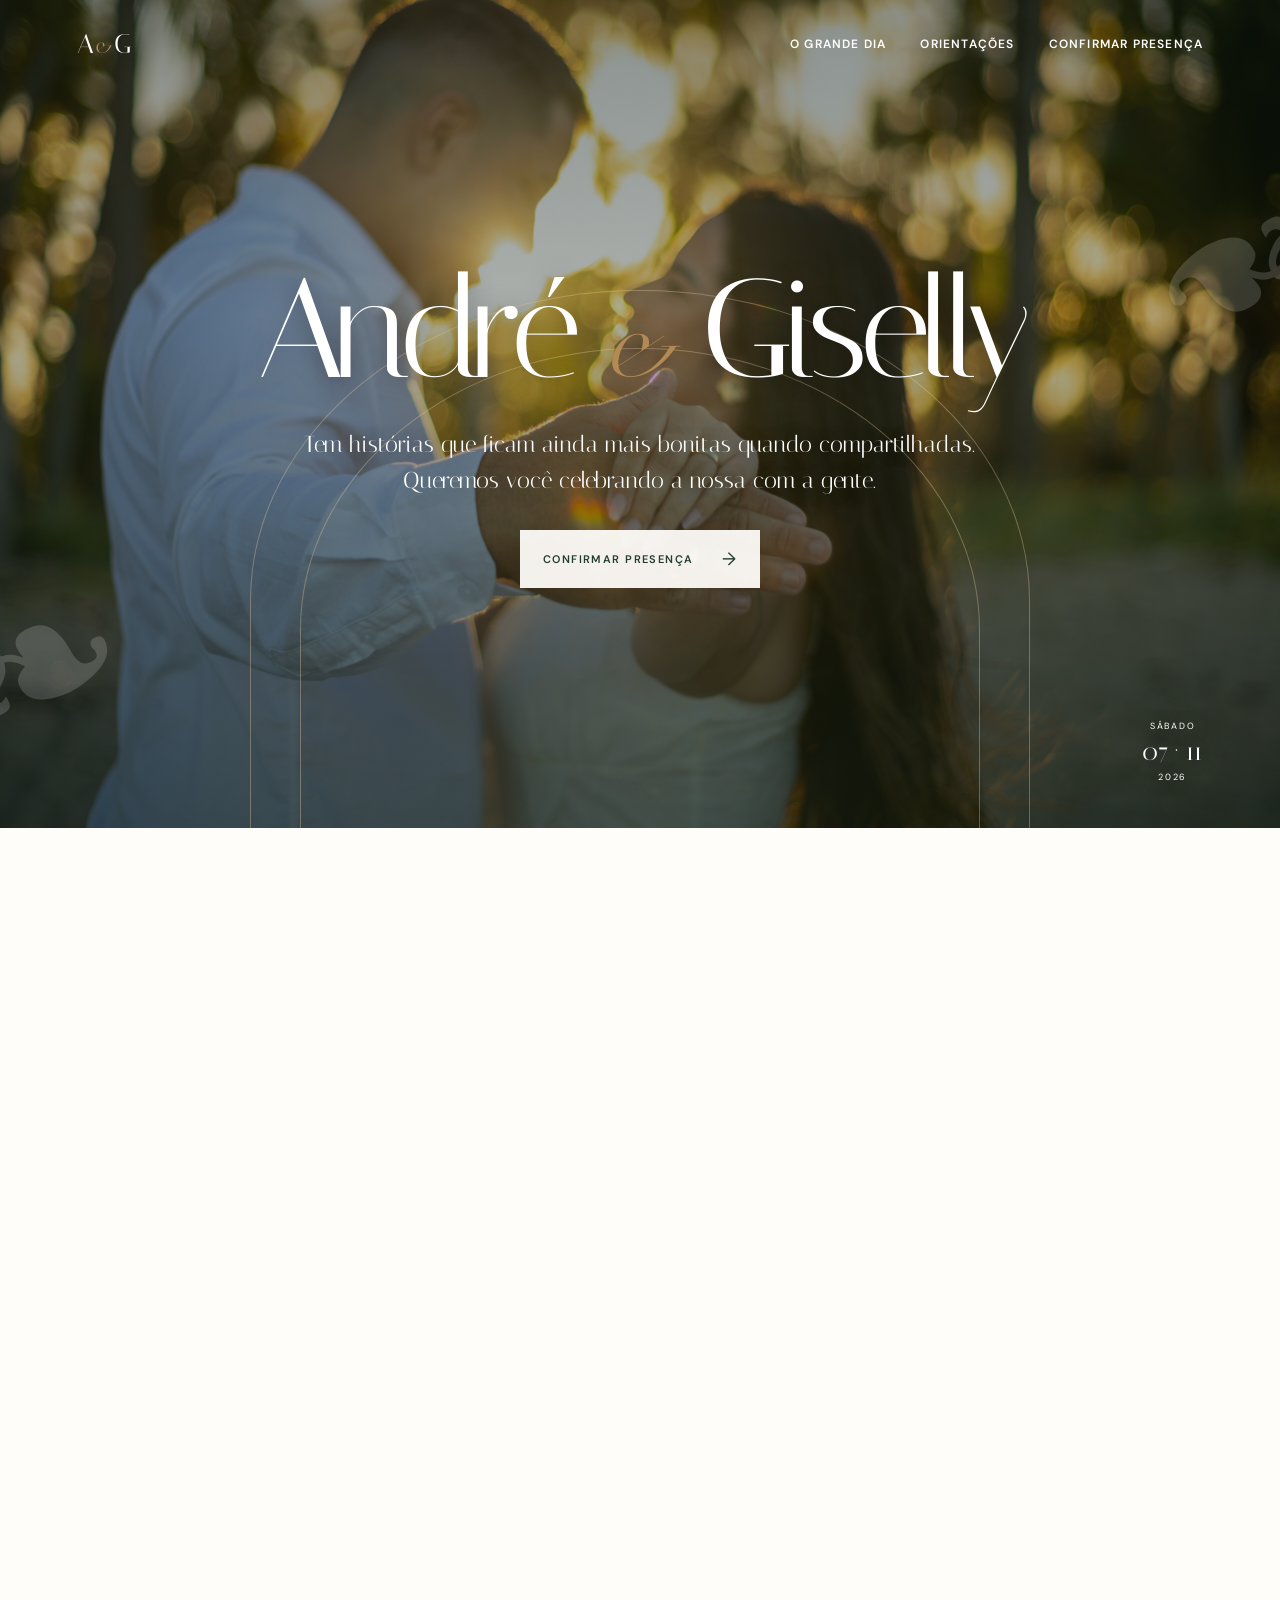
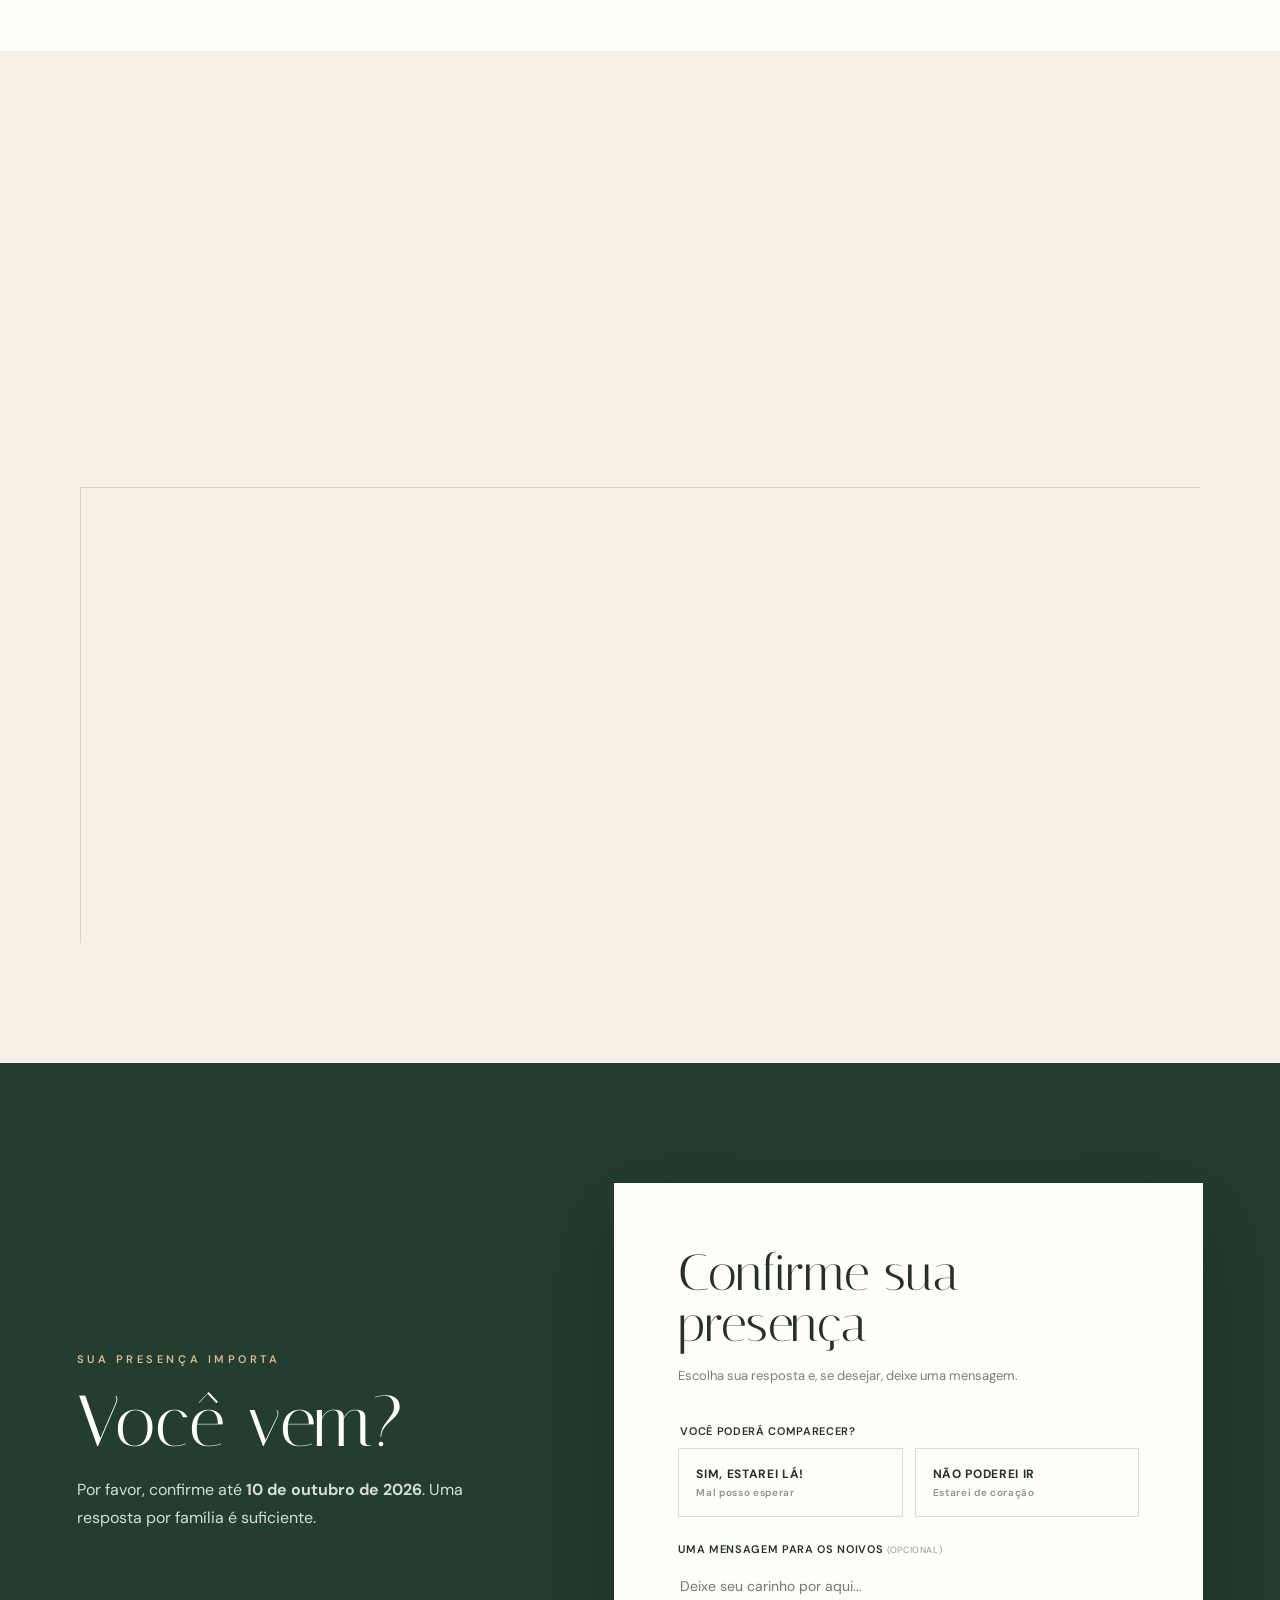
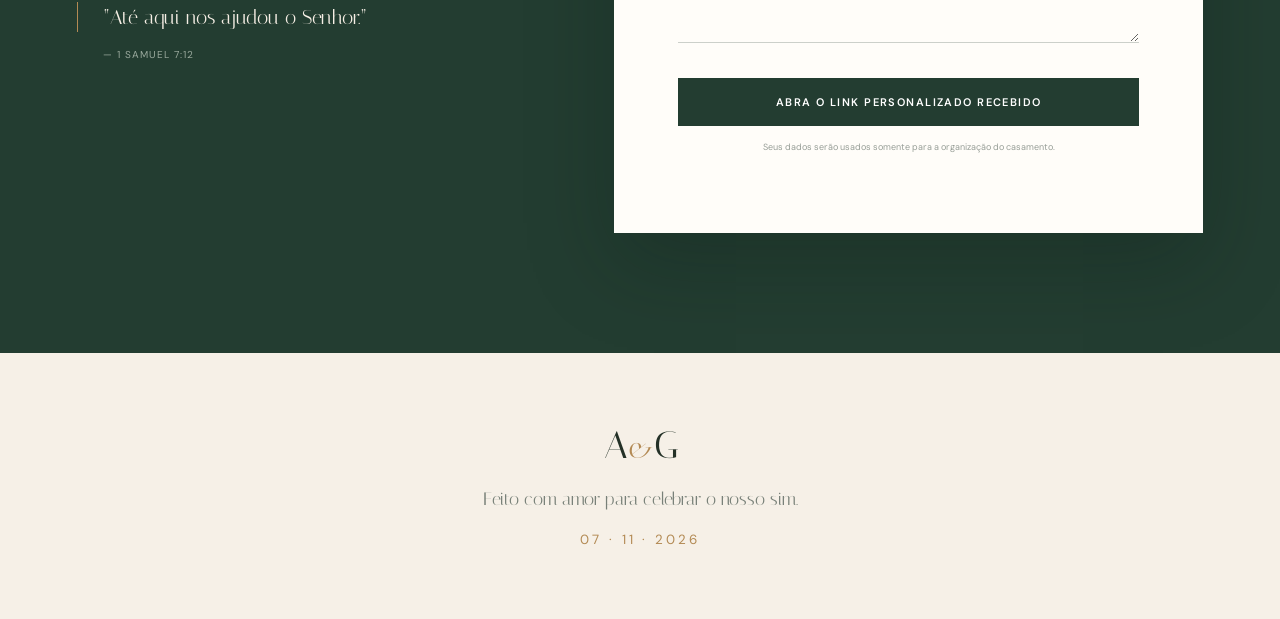
<file: index.html>
<!doctype html>
<html lang="pt-BR">
  <head>
    <meta charset="UTF-8" />
    <meta name="viewport" content="width=device-width, initial-scale=1.0" />
    <meta name="theme-color" content="#f7f2ea" />
    <meta name="description" content="Confirmação de presença para o nosso casamento." />
    <title>Nosso casamento | Confirme sua presença</title>
    <link rel="preconnect" href="https://fonts.googleapis.com" />
    <link rel="preconnect" href="https://fonts.gstatic.com" crossorigin />
    <link href="https://fonts.googleapis.com/css2?family=DM+Sans:wght@400;500;600&family=Italiana&display=swap" rel="stylesheet" />
    <link rel="stylesheet" href="styles.css?v=20260926-2" />
  </head>
  <body>
    <header class="hero" id="inicio">
      <nav class="nav" aria-label="Navegação principal">
        <a class="monogram" href="#inicio" aria-label="Início">A<span>&</span>G</a>
        <div class="nav-links">
          <a href="#detalhes">O grande dia</a>
          <a href="#orientacoes">Orientações</a>
          <a href="#confirmacao">Confirmar presença</a>
        </div>
      </nav>

      <div class="hero-art" aria-hidden="true">
        <div class="arch arch-one"></div>
        <div class="arch arch-two"></div>
        <span class="botanical botanical-one">❧</span>
        <span class="botanical botanical-two">❧</span>
      </div>

      <div class="hero-content reveal">
        <h1><span id="nome-noiva">André</span> <i>&</i> <span id="nome-noivo">Giselly</span></h1>
        <div class="guest-highlight hidden" id="guest-highlight">
          <span>Convidamos com carinho</span>
          <strong id="guest-names"></strong>
          <small>para celebrar este momento conosco</small>
        </div>
        <p class="intro">Tem histórias que ficam ainda mais bonitas quando compartilhadas.<br />Queremos você celebrando a nossa com a gente.</p>
        <a class="button button-primary" href="#confirmacao">Confirmar presença <span>→</span></a>
      </div>

      <div class="hero-date" aria-label="Data do casamento">
        <span id="dia-semana">Sábado</span>
        <strong id="dia-mes">07 · 11</strong>
        <span id="ano">2026</span>
      </div>
    </header>

    <main>
      <section class="details section" id="detalhes">
        <div class="section-heading reveal">
          <p class="eyebrow">Reserve esta data</p>
          <h2>O nosso grande dia</h2>
          <p>Preparamos tudo com muito carinho. Só falta ter você por perto.</p>
        </div>

        <div class="detail-grid">
          <article class="detail-card reveal">
            <span class="card-number">01</span>
            <div class="line-icon" aria-hidden="true">◷</div>
            <h3>Quando</h3>
            <p id="data-completa">7 de novembro de 2026</p>
            <strong id="horario">às 16h</strong>
          </article>
          <article class="detail-card featured reveal">
            <span class="card-number">02</span>
            <div class="line-icon" aria-hidden="true">⌂</div>
            <h3>Onde</h3>
            <p id="local">Espaço Dona Cora</p>
            <strong id="endereco">Rua Cristóvão Cavalcanti, 181 · Iputinga · Recife/PE</strong>
            <a id="mapa-link" href="https://maps.google.com" target="_blank" rel="noreferrer">Ver no mapa ↗</a>
          </article>
          <article class="detail-card reveal">
            <span class="card-number">03</span>
            <div class="line-icon" aria-hidden="true">♢</div>
            <h3>Traje</h3>
            <p id="traje">Esporte fino</p>
            <strong>Venha para celebrar</strong>
          </article>
        </div>
      </section>

      <section class="guidelines section" id="orientacoes">
        <div class="section-heading reveal">
          <p class="eyebrow">Com carinho</p>
          <h2>Orientações aos convidados</h2>
          <p>Para que tudo esteja em harmonia neste dia tão especial, pedimos a gentileza de observar estas orientações.</p>
        </div>

        <div class="guideline-grid">
          <article class="guideline-card reveal">
            <span>01</span>
            <h3>Vestido branco</h3>
            <p>Não utilize vestido branco, pois essa cor é reservada à noiva.</p>
          </article>
          <article class="guideline-card reveal">
            <span>02</span>
            <h3>Verde-oliva</h3>
            <p>Evite o verde-oliva, escolhido especialmente para os vestidos das madrinhas.</p>
          </article>
          <article class="guideline-card reveal">
            <span>03</span>
            <h3>Terno bege</h3>
            <p>Não utilize terno bege, pois essa cor será usada pelo noivo.</p>
          </article>
          <article class="guideline-card reveal">
            <span>04</span>
            <h3>Terno cinza</h3>
            <p>Evite o terno cinza, reservado aos padrinhos.</p>
          </article>
          <article class="guideline-card invitation-note reveal">
            <span>05</span>
            <h3>Convite individual</h3>
            <p>Convidado não convida. <strong>Este convite é destinado somente às pessoas cujos nomes estão descritos.</strong></p>
            <p class="entry-warning">Os convidados só terão a entrada permitida se o nome estiver confirmado na lista.</p>
          </article>
        </div>
      </section>

      <section class="rsvp section" id="confirmacao">
        <div class="rsvp-copy reveal">
          <p class="eyebrow light">Sua presença importa</p>
          <h2>Você vem?</h2>
          <p>Por favor, confirme até <strong id="prazo">10 de outubro de 2026</strong>. Uma resposta por família é suficiente.</p>
          <blockquote>“Até aqui nos ajudou o Senhor.”</blockquote>
          <span>— 1 Samuel 7:12</span>
        </div>

        <div class="form-card reveal">
          <div id="form-view">
            <div class="form-header">
              <h2>Confirme sua presença</h2>
              <p>Escolha sua resposta e, se desejar, deixe uma mensagem.</p>
            </div>

            <form id="rsvp-form">
              <fieldset class="field">
                <legend>Você poderá comparecer?</legend>
                <div class="choice-row">
                  <label class="choice">
                    <input type="radio" name="presenca" value="Sim" required />
                    <span><b>Sim, estarei lá!</b><small>Mal posso esperar</small></span>
                  </label>
                  <label class="choice">
                    <input type="radio" name="presenca" value="Não" required />
                    <span><b>Não poderei ir</b><small>Estarei de coração</small></span>
                  </label>
                </div>
              </fieldset>

              <div class="field">
                <label for="mensagem">Uma mensagem para os noivos <em>(opcional)</em></label>
                <textarea id="mensagem" name="mensagem" rows="3" placeholder="Deixe seu carinho por aqui..."></textarea>
              </div>

              <button class="button button-submit" type="submit">Enviar confirmação <span>→</span></button>
              <p class="privacy">Seus dados serão usados somente para a organização do casamento.</p>
            </form>
          </div>

          <div class="success hidden" id="success-view" role="status" aria-live="polite">
            <div class="success-mark">✓</div>
            <p class="eyebrow">Resposta recebida</p>
            <h2 id="success-title">Obrigado!</h2>
            <p id="success-message">Sua confirmação foi registrada com carinho.</p>
            <figure class="gift-list">
              <figcaption>Lista de presentes</figcaption>
              <img src="qr-lista-presentes.png" alt="QR Code para acessar a lista de presentes" width="180" height="180" />
            </figure>
            <button class="text-button" id="edit-response" type="button">Editar minha resposta</button>
          </div>
        </div>
      </section>
    </main>

    <footer>
      <div class="monogram footer-mark">A<span>&</span>G</div>
      <p>Feito com amor para celebrar o nosso sim.</p>
      <small id="footer-date">07 · 11 · 2026</small>
    </footer>

    <script src="config.js?v=20260821-5"></script>
    <script src="script.js?v=20260821-5"></script>
  </body>
</html>
</file>
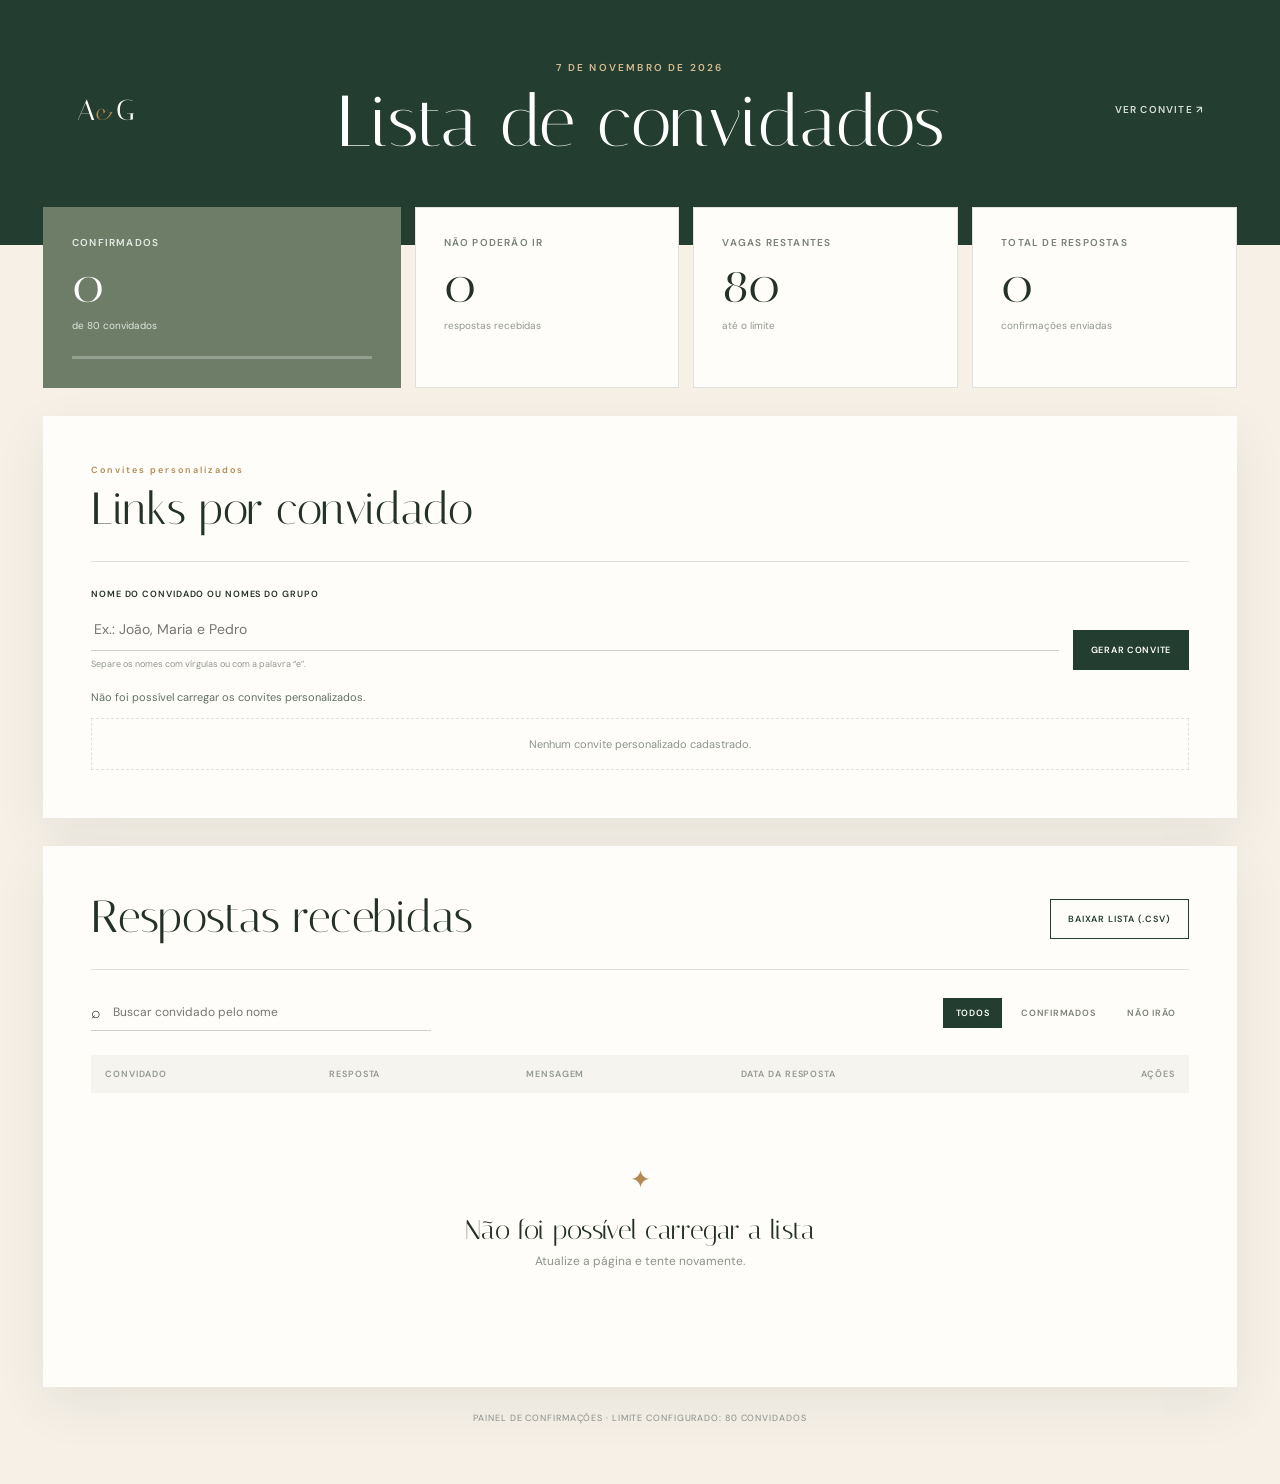
<file: admin.html>
<!doctype html>
<html lang="pt-BR">
  <head>
    <meta charset="UTF-8" />
    <meta name="viewport" content="width=device-width, initial-scale=1.0" />
    <meta name="theme-color" content="#233d31" />
    <meta name="description" content="Painel de confirmações do casamento de André e Giselly." />
    <title>Lista de convidados | André & Giselly</title>
    <link rel="preconnect" href="https://fonts.googleapis.com" />
    <link rel="preconnect" href="https://fonts.gstatic.com" crossorigin />
    <link href="https://fonts.googleapis.com/css2?family=DM+Sans:wght@400;500;600&family=Italiana&display=swap" rel="stylesheet" />
    <link rel="stylesheet" href="admin.css?v=20260821-5" />
  </head>
  <body>
    <div id="dashboard">
    <header class="admin-header">
      <a class="monogram" href="index.html" aria-label="Voltar para o convite">A<span>&</span>G</a>
      <div>
        <p>7 de novembro de 2026</p>
        <h1>Lista de convidados</h1>
      </div>
      <a class="back-link" href="index.html">Ver convite ↗</a>
    </header>

    <main>
      <section class="summary" aria-label="Resumo das confirmações">
        <article class="summary-card primary">
          <span>Confirmados</span>
          <strong id="confirmed-count">0</strong>
          <small>de 80 convidados</small>
          <div class="capacity-bar" aria-hidden="true"><i id="capacity-progress"></i></div>
        </article>
        <article class="summary-card">
          <span>Não poderão ir</span>
          <strong id="declined-count">0</strong>
          <small>respostas recebidas</small>
        </article>
        <article class="summary-card">
          <span>Vagas restantes</span>
          <strong id="remaining-count">80</strong>
          <small>até o limite</small>
        </article>
        <article class="summary-card">
          <span>Total de respostas</span>
          <strong id="response-count">0</strong>
          <small>confirmações enviadas</small>
        </article>
      </section>

      <section class="family-panel">
        <div class="panel-heading">
          <div>
            <p class="eyebrow">Convites personalizados</p>
            <h2>Links por convidado</h2>
          </div>
        </div>
        <form class="family-form" id="family-form">
          <label class="family-field">
            <span>Nome do convidado ou nomes do grupo</span>
            <input id="family-input" type="text" maxlength="120" placeholder="Ex.: João, Maria e Pedro" required />
            <small>Separe os nomes com vírgulas ou com a palavra “e”.</small>
          </label>
          <button class="family-add-button" type="submit">Gerar convite</button>
        </form>
        <p class="family-feedback" id="family-feedback" role="status" aria-live="polite"></p>
        <div class="family-list" id="family-list"></div>
        <div class="family-empty" id="family-empty">Nenhum convite personalizado cadastrado.</div>
      </section>

      <section class="guest-panel">
        <div class="panel-heading">
          <div>
            <h2>Respostas recebidas</h2>
          </div>
          <button id="export-button" class="export-button" type="button">Baixar lista (.csv)</button>
        </div>

        <div class="toolbar">
          <label class="search-field">
            <span aria-hidden="true">⌕</span>
            <input id="search" type="search" placeholder="Buscar convidado pelo nome" autocomplete="off" />
          </label>
          <div class="filters" aria-label="Filtrar respostas">
            <button class="filter active" type="button" data-filter="Todos">Todos</button>
            <button class="filter" type="button" data-filter="Sim">Confirmados</button>
            <button class="filter" type="button" data-filter="Não">Não irão</button>
          </div>
        </div>

        <div class="table-wrap">
          <table>
            <thead>
              <tr>
                <th>Convidado</th>
                <th>Resposta</th>
                <th>Mensagem</th>
                <th>Data da resposta</th>
                <th>Ações</th>
              </tr>
            </thead>
            <tbody id="guest-list"></tbody>
          </table>
          <div class="empty-state" id="empty-state">
            <span>✦</span>
            <h3>Nenhuma resposta por aqui</h3>
            <p>As confirmações aparecerão nesta lista.</p>
          </div>
        </div>
      </section>

      <p class="storage-note">Painel de confirmações · Limite configurado: 80 convidados</p>
    </main>

    </div>

    <script src="config.js?v=20260821-5"></script>
    <script src="admin.js?v=20260821-5"></script>
  </body>
</html>
</file>
<file: styles.css>
:root {
  --cream: #f6f0e7;
  --paper: #fffdf9;
  --ink: #243127;
  --sage: #6f8068;
  --forest: #233d31;
  --gold: #b38a54;
  --line: rgba(35, 61, 49, 0.16);
  --serif: "Italiana", Georgia, serif;
  --sans: "DM Sans", Arial, sans-serif;
}

* { box-sizing: border-box; }
html { scroll-behavior: smooth; }
body { margin: 0; color: var(--ink); background: var(--cream); font-family: var(--sans); }
body { overflow-x: hidden; }
a { color: inherit; }
.hidden { display: none !important; }

.hero { min-height: 92vh; position: relative; isolation: isolate; overflow: hidden; display: grid; place-items: center; padding: 120px 6vw 90px; color: white; background: #263b30 url("foto-andre-giselly.jpg") center 42% / cover no-repeat; }
.hero::before { content: ""; position: absolute; z-index: 0; inset: 0; background: linear-gradient(180deg, rgba(10, 24, 17, .48), rgba(10, 24, 17, .34) 38%, rgba(10, 24, 17, .62)); pointer-events: none; }
.nav { position: absolute; z-index: 4; top: 0; left: 0; width: 100%; padding: 28px 6vw; display: flex; align-items: center; justify-content: space-between; }
.monogram { font-family: var(--serif); font-size: 27px; text-decoration: none; letter-spacing: -.08em; }
.monogram span { color: var(--gold); font-size: .7em; margin: 0 4px; }
.nav-links { display: flex; gap: 34px; }
.nav-links a { font-size: 12px; font-weight: 600; letter-spacing: .1em; text-decoration: none; text-transform: uppercase; }
.nav-links a:hover { color: var(--gold); }

.hero-content { z-index: 2; text-align: center; max-width: 900px; text-shadow: 0 2px 24px rgba(0, 0, 0, .34); }
.eyebrow { margin: 0 0 20px; color: var(--gold); font-size: 11px; font-weight: 600; letter-spacing: .32em; text-transform: uppercase; }
.hero h1 { margin: 0; font-family: var(--serif); font-size: clamp(72px, 11vw, 150px); font-weight: 400; letter-spacing: -.06em; line-height: .85; }
.hero h1 i { color: var(--gold); font-size: .55em; font-weight: 400; }
.guest-highlight { width: min(620px, 100%); margin: 30px auto -12px; padding: 22px 28px; border-top: 1px solid #d7bc91; border-bottom: 1px solid #d7bc91; background: rgba(20, 37, 29, .62); backdrop-filter: blur(5px); }
.guest-highlight span, .guest-highlight small { display: block; color: #f2e8d9; font-size: 9px; font-weight: 600; letter-spacing: .18em; text-transform: uppercase; }
.guest-highlight strong { display: block; margin: 9px 0 8px; color: white; font: 400 clamp(28px, 4vw, 45px)/1.12 var(--serif); }
.intro { margin: 38px auto 32px; color: white; font-family: var(--serif); font-size: clamp(18px, 2vw, 23px); line-height: 1.55; }
.button { border: 0; cursor: pointer; display: inline-flex; justify-content: center; align-items: center; gap: 28px; padding: 17px 23px; font: 600 11px var(--sans); letter-spacing: .13em; text-decoration: none; text-transform: uppercase; transition: .25s ease; }
.button-primary, .button-submit { color: white; background: var(--forest); }
.hero .button-primary { color: var(--forest); background: rgba(255, 253, 249, .94); text-shadow: none; }
.button:hover { transform: translateY(-2px); background: var(--gold); }
.button span { font-size: 18px; font-weight: 400; }

.hero-art { position: absolute; z-index: 1; inset: 0; pointer-events: none; }
.hero-art .arch { position: absolute; border: 1px solid rgba(232, 205, 164, .35); border-bottom: 0; border-radius: 50% 50% 0 0; }
.arch-one { width: min(70vw, 780px); height: 75%; left: 50%; bottom: -10%; transform: translateX(-50%); }
.arch-two { width: min(61vw, 680px); height: 68%; left: 50%; bottom: -10%; transform: translateX(-50%); }
.botanical { position: absolute; color: rgba(255, 255, 255, .16); font-size: 210px; font-family: serif; }
.botanical-one { left: -50px; bottom: 5%; transform: rotate(-20deg); }
.botanical-two { right: -45px; top: 18%; transform: rotate(155deg); }
.hero-date { position: absolute; z-index: 2; right: 6vw; bottom: 45px; display: grid; text-align: center; text-transform: uppercase; text-shadow: 0 2px 16px rgba(0, 0, 0, .55); }
.hero-date span { font-size: 9px; letter-spacing: .2em; }
.hero-date strong { padding: 5px 0; font-family: var(--serif); font-size: 25px; font-weight: 400; }

.section { padding: 120px 6vw; }
.details { background: var(--paper); }
.section-heading { max-width: 650px; margin: 0 auto 65px; text-align: center; }
.section-heading h2, .rsvp h2, .form-header h2, .success h2 { margin: 0 0 18px; font: 400 clamp(44px, 6vw, 72px)/1 var(--serif); }
.section-heading > p:last-child { color: #6a746c; line-height: 1.7; }
.detail-grid { display: grid; grid-template-columns: repeat(3, 1fr); max-width: 1120px; margin: auto; }
.detail-card { min-height: 330px; position: relative; padding: 56px 38px; border: 1px solid var(--line); text-align: center; }
.detail-card + .detail-card { border-left: 0; }
.detail-card.featured { color: white; background: var(--forest); transform: translateY(-16px); border-color: var(--forest); box-shadow: 0 24px 50px rgba(35, 61, 49, .15); }
.card-number { position: absolute; top: 17px; left: 20px; color: var(--gold); font-size: 9px; letter-spacing: .12em; }
.line-icon { height: 57px; color: var(--gold); font: 36px var(--serif); }
.detail-card h3 { margin: 14px 0 24px; font: 400 30px var(--serif); }
.detail-card p { min-height: 40px; margin: 0 0 8px; color: #6a746c; line-height: 1.5; }
.detail-card.featured p { color: #dce4dc; }
.detail-card strong { display: block; font-size: 12px; font-weight: 600; letter-spacing: .08em; }
.detail-card a { display: inline-block; margin-top: 27px; color: #d7bc91; font-size: 10px; font-weight: 600; letter-spacing: .12em; text-decoration: none; text-transform: uppercase; }

.guidelines { background: var(--cream); }
.guideline-grid { display: grid; grid-template-columns: repeat(4, 1fr); max-width: 1120px; margin: auto; border-top: 1px solid var(--line); border-left: 1px solid var(--line); }
.guideline-card { min-height: 235px; padding: 34px 28px; border-right: 1px solid var(--line); border-bottom: 1px solid var(--line); }
.guideline-card > span { color: var(--gold); font-size: 9px; font-weight: 600; letter-spacing: .16em; }
.guideline-card h3 { margin: 35px 0 14px; font: 400 25px/1.15 var(--serif); }
.guideline-card p { margin: 0; color: #667068; font-size: 13px; line-height: 1.7; }
.guideline-card.invitation-note { grid-column: 1 / -1; min-height: auto; text-align: center; background: var(--paper); }
.guideline-card.invitation-note h3 { margin-top: 18px; }
.guideline-card.invitation-note p { max-width: 650px; margin: auto; }
.guideline-card.invitation-note p strong { color: var(--ink); font-weight: 600; }
.guideline-card.invitation-note .entry-warning { margin-top: 12px; padding-top: 12px; border-top: 1px solid var(--line); color: #8a4d48; font-weight: 600; }

.rsvp { display: grid; grid-template-columns: .85fr 1.15fr; gap: 8vw; align-items: center; color: white; background: var(--forest); }
.eyebrow.light { color: #d7bc91; }
.rsvp-copy > p:nth-of-type(2) { max-width: 440px; color: #d5ddd6; line-height: 1.75; }
.rsvp-copy blockquote { margin: 70px 0 10px; padding-left: 25px; border-left: 1px solid var(--gold); color: #f5eee4; font: 400 20px/1.5 var(--serif); }
.rsvp-copy > span { margin-left: 26px; color: #9baa9e; font-size: 10px; letter-spacing: .1em; text-transform: uppercase; }
.form-card { min-height: 650px; padding: clamp(30px, 5vw, 64px); color: var(--ink); background: var(--paper); box-shadow: 0 30px 80px rgba(8, 25, 18, .25); }
.form-header { margin-bottom: 40px; }
.form-header > span { float: right; color: var(--gold); font: 28px var(--serif); letter-spacing: .1em; }
.form-header h2 { font-size: clamp(37px, 4vw, 52px); }
.form-header p { color: #788078; font-size: 13px; }
.field { margin: 0 0 25px; padding: 0; border: 0; }
.field label, .field legend { display: block; margin-bottom: 10px; font-size: 11px; font-style: normal; font-weight: 600; letter-spacing: .06em; text-transform: uppercase; }
.field em { color: #929990; font-size: 9px; font-style: normal; font-weight: 400; }
input, select, textarea { width: 100%; border: 0; border-bottom: 1px solid #ccd0ca; border-radius: 0; outline: 0; padding: 11px 2px; color: var(--ink); background: transparent; font: 14px var(--sans); }
textarea { resize: vertical; }
input:focus, select:focus, textarea:focus { border-color: var(--gold); }
input[readonly] { color: #59665c; background: #f7f3ec; cursor: default; }
.field > small { display: block; margin-top: 7px; color: #929990; font-size: 10px; }
.choice-row { display: grid; grid-template-columns: 1fr 1fr; gap: 12px; }
.choice { cursor: pointer; margin: 0 !important; }
.choice input { position: absolute; opacity: 0; pointer-events: none; }
.choice span { display: block; padding: 17px; border: 1px solid #d9ddd7; transition: .2s; }
.choice b, .choice small { display: block; }
.choice b { margin-bottom: 4px; font-size: 12px; }
.choice small { color: #8b938b; font-size: 10px; text-transform: none; }
.choice input:checked + span { border-color: var(--gold); background: #f8f2e9; box-shadow: inset 0 0 0 1px var(--gold); }
.button-submit { width: 100%; margin-top: 5px; }
.privacy { margin: 15px 0 0; color: #979e97; font-size: 9px; text-align: center; }
.success { min-height: 525px; display: flex; flex-direction: column; align-items: center; justify-content: center; text-align: center; }
.success-mark { width: 70px; height: 70px; display: grid; place-items: center; margin-bottom: 28px; border: 1px solid var(--gold); border-radius: 50%; color: var(--gold); font-size: 28px; }
.success p:last-of-type { max-width: 360px; color: #6f786f; line-height: 1.6; }
.gift-list { margin: 28px 0 2px; padding: 0; text-align: center; }
.gift-list figcaption { margin-bottom: 14px; color: var(--gold); font-size: 11px; font-weight: 600; letter-spacing: .18em; text-transform: uppercase; }
.gift-list img { width: 180px; height: 180px; display: block; padding: 10px; background: white; image-rendering: pixelated; }
.text-button { margin-top: 25px; padding: 8px; border: 0; border-bottom: 1px solid var(--ink); cursor: pointer; background: transparent; color: var(--ink); font: 600 10px var(--sans); letter-spacing: .1em; text-transform: uppercase; }

footer { padding: 70px 20px; text-align: center; background: var(--cream); }
.footer-mark { margin-bottom: 20px; font-size: 38px; }
footer p { color: #788078; font: 18px var(--serif); }
footer small { color: var(--gold); letter-spacing: .22em; }
.reveal { opacity: 0; transform: translateY(18px); transition: opacity .7s ease, transform .7s ease; }
.reveal.visible { opacity: 1; transform: none; }

@media (max-width: 800px) {
  .nav { padding: 20px 22px; }
  .nav-links { gap: 0; }
  .nav-links a:not(:last-child) { display: none; }
  .nav-links a:last-child { display: block; padding: 11px 13px; border: 1px solid rgba(255, 255, 255, .82); font-size: 9px; }
  .hero { min-height: 780px; padding: 105px 22px 100px; background-position: 48% center; }
  .hero h1 { font-size: clamp(65px, 22vw, 100px); }
  .hero h1 span { display: block; }
  .hero h1 i { display: block; margin: 8px; }
  .arch-one { width: 120vw; }
  .arch-two { width: 100vw; }
  .hero-date { right: 24px; bottom: 28px; }
  .section { padding: 85px 22px; }
  .section-heading { margin-bottom: 42px; }
  .detail-grid { grid-template-columns: 1fr; gap: 14px; }
  .detail-card + .detail-card { border-left: 1px solid var(--line); }
  .detail-card.featured { transform: none; }
  .guideline-grid { grid-template-columns: 1fr 1fr; }
  .guideline-card.invitation-note { grid-column: 1 / -1; }
  .rsvp { grid-template-columns: 1fr; gap: 55px; }
  .rsvp-copy blockquote { margin-top: 45px; }
  .form-card { padding: 36px 24px; }
  .choice-row { grid-template-columns: 1fr; }
  input, select, textarea { font-size: 16px; }
}

@media (max-width: 520px) {
  .hero { min-height: 700px; }
  .hero h1 { font-size: clamp(58px, 20vw, 82px); }
  .hero-content .eyebrow { margin-bottom: 16px; }
  .intro { margin: 26px auto 25px; font-size: 17px; }
  .guest-highlight { margin: 22px auto -7px; padding: 18px 14px; }
  .guest-highlight strong { font-size: clamp(27px, 9vw, 38px); }
  .button-primary { width: 100%; max-width: 310px; }
  .hero-date { right: 18px; bottom: 20px; }
  .botanical { font-size: 140px; }
  .section { padding: 68px 18px; }
  .section-heading h2, .rsvp h2, .form-header h2, .success h2 { font-size: clamp(38px, 13vw, 52px); }
  .detail-card { min-height: auto; padding: 45px 24px 38px; }
  .guideline-grid { grid-template-columns: 1fr; }
  .guideline-card.invitation-note { grid-column: auto; text-align: left; }
  .guideline-card { min-height: auto; padding: 28px 24px; }
  .guideline-card h3 { margin-top: 20px; }
  .rsvp { gap: 38px; }
  .rsvp-copy blockquote { margin-top: 34px; }
  .form-card { min-height: 0; padding: 30px 18px; }
  .form-header { margin-bottom: 30px; }
  .form-header > span { float: none; display: block; margin-bottom: 12px; }
  .button-submit { gap: 16px; padding-inline: 14px; }
  footer { padding: 52px 18px; }
}

@media (prefers-reduced-motion: reduce) {
  html { scroll-behavior: auto; }
  *, *::before, *::after { transition: none !important; }
  .reveal { opacity: 1; transform: none; }
}
</file>
<file: admin.css>
:root {
  --cream: #f6f0e7;
  --paper: #fffdf9;
  --ink: #243127;
  --forest: #233d31;
  --sage: #70806b;
  --gold: #b38a54;
  --line: rgba(35, 61, 49, .14);
  --serif: "Italiana", Georgia, serif;
  --sans: "DM Sans", Arial, sans-serif;
}

* { box-sizing: border-box; }
body { min-height: 100vh; margin: 0; overflow-x: hidden; color: var(--ink); background: var(--cream); font-family: var(--sans); }
button, input { font: inherit; }
.login-screen { min-height: 100vh; display: grid; place-items: center; padding: 25px; background: var(--forest); }
.login-card { width: min(460px, 100%); padding: clamp(35px, 6vw, 60px); text-align: center; background: var(--paper); box-shadow: 0 30px 80px rgba(0,0,0,.25); }
.login-mark { margin-bottom: 30px; color: var(--forest); font-size: 38px; }
.login-card h1 { margin: 0 0 16px; font: 400 45px/1.05 var(--serif); }
.login-card > p:not(.eyebrow) { color: #778078; font-size: 12px; line-height: 1.6; }
.login-card form { margin: 35px 0 25px; text-align: left; }
.login-card label { display: block; margin-bottom: 9px; font-size: 9px; font-weight: 600; letter-spacing: .12em; text-transform: uppercase; }
.login-card input { width: 100%; padding: 13px 3px; border: 0; border-bottom: 1px solid #bdc4bd; outline: 0; background: transparent; }
.login-card input:focus { border-color: var(--gold); }
.login-card form button { width: 100%; margin-top: 22px; padding: 15px; border: 0; cursor: pointer; color: white; background: var(--forest); font-size: 10px; font-weight: 600; letter-spacing: .1em; text-transform: uppercase; }
.login-card form button:disabled { cursor: wait; opacity: .65; }
.login-card > a { color: #7d867d; font-size: 9px; font-weight: 600; letter-spacing: .1em; text-transform: uppercase; }
.login-error { margin: 10px 0 0; color: #a0443c !important; font-size: 10px !important; }
.admin-header { min-height: 245px; display: grid; grid-template-columns: 1fr auto 1fr; align-items: center; gap: 30px; padding: 42px 6vw 68px; color: white; background: var(--forest); }
.admin-header > div { text-align: center; }
.admin-header p { margin: 0 0 12px; color: #d7bc91; font-size: 10px; font-weight: 600; letter-spacing: .22em; text-transform: uppercase; }
.admin-header h1 { margin: 0; font: 400 clamp(44px, 6vw, 72px)/1 var(--serif); }
.monogram { justify-self: start; color: white; font: 29px var(--serif); letter-spacing: -.08em; text-decoration: none; }
.monogram span { margin: 0 4px; color: var(--gold); font-size: .7em; }
.back-link { justify-self: end; color: #d9e0da; font-size: 10px; font-weight: 600; letter-spacing: .12em; text-decoration: none; text-transform: uppercase; }
main { max-width: 1250px; margin: -38px auto 0; padding: 0 28px 60px; position: relative; }
.summary { display: grid; grid-template-columns: 1.35fr repeat(3, 1fr); gap: 14px; margin-bottom: 28px; }
.summary-card { min-height: 160px; padding: 28px; border: 1px solid var(--line); background: var(--paper); }
.summary-card.primary { color: white; background: #6d7d68; border-color: #6d7d68; }
.summary-card > span { display: block; color: #768078; font-size: 10px; font-weight: 600; letter-spacing: .12em; text-transform: uppercase; }
.summary-card.primary > span { color: #e7ece6; }
.summary-card strong { display: block; margin: 12px 0 2px; font: 400 50px/1 var(--serif); }
.summary-card small { color: #90978f; font-size: 10px; }
.summary-card.primary small { color: #e0e7df; }
.capacity-bar { height: 3px; margin-top: 22px; overflow: hidden; background: rgba(255,255,255,.25); }
.capacity-bar i { display: block; width: 0; height: 100%; background: #e7cc9e; transition: width .4s ease; }
.guest-panel { padding: clamp(25px, 4vw, 48px); background: var(--paper); box-shadow: 0 18px 50px rgba(35,61,49,.07); }
.family-panel { margin-bottom: 28px; padding: clamp(25px, 4vw, 48px); background: var(--paper); box-shadow: 0 18px 50px rgba(35,61,49,.07); }
.family-form { display: flex; align-items: end; gap: 14px; padding: 26px 0 20px; }
.family-field { flex: 1; }
.family-field span { display: block; margin-bottom: 8px; font-size: 9px; font-weight: 600; letter-spacing: .1em; text-transform: uppercase; }
.family-field input { width: 100%; padding: 12px 3px; border: 0; border-bottom: 1px solid #cdd2cc; outline: 0; background: transparent; font-size: 14px; }
.family-field input:focus { border-color: var(--gold); }
.family-field small { display: block; margin-top: 7px; color: #90978f; font-size: 9px; }
.family-add-button, .copy-link-button { padding: 13px 17px; border: 1px solid var(--forest); cursor: pointer; color: white; background: var(--forest); font-size: 9px; font-weight: 600; letter-spacing: .08em; text-transform: uppercase; }
.family-add-button:disabled { cursor: wait; opacity: .6; }
.family-feedback { min-height: 18px; margin: 0; color: #607063; font-size: 11px; }
.family-list { display: grid; gap: 8px; margin-top: 10px; }
.family-item { display: flex; align-items: center; justify-content: space-between; gap: 18px; padding: 16px 18px; border: 1px solid var(--line); }
.family-item strong, .family-item small { display: block; }
.family-item strong { font-size: 13px; }
.family-item small { margin-top: 4px; color: #90978f; font-size: 9px; }
.family-actions { display: flex; gap: 7px; }
.remove-family-button { padding: 11px 13px; border: 1px solid #b86b62; cursor: pointer; color: #9d4d45; background: transparent; font-size: 9px; font-weight: 600; text-transform: uppercase; }
.family-empty { padding: 18px; color: #8b938b; font-size: 11px; text-align: center; border: 1px dashed var(--line); }
.panel-heading { display: flex; justify-content: space-between; align-items: end; gap: 20px; padding-bottom: 30px; border-bottom: 1px solid var(--line); }
.eyebrow { margin: 0 0 10px; color: var(--gold); font-size: 9px; font-weight: 600; letter-spacing: .22em; }
.panel-heading h2 { margin: 0; font: 400 clamp(32px, 4vw, 45px)/1 var(--serif); }
.export-button { padding: 13px 17px; border: 1px solid var(--forest); cursor: pointer; color: var(--forest); background: transparent; font-size: 9px; font-weight: 600; letter-spacing: .1em; text-transform: uppercase; transition: .2s; }
.export-button:hover { color: white; background: var(--forest); }
.toolbar { display: flex; justify-content: space-between; align-items: center; gap: 20px; padding: 24px 0; }
.search-field { width: min(340px, 100%); display: flex; align-items: center; gap: 9px; border-bottom: 1px solid #cdd2cc; }
.search-field input { width: 100%; padding: 10px 3px; border: 0; outline: 0; background: transparent; font-size: 12px; }
.filters { display: flex; gap: 6px; }
.filter { padding: 9px 13px; border: 0; cursor: pointer; color: #798179; background: transparent; font-size: 9px; font-weight: 600; letter-spacing: .08em; text-transform: uppercase; }
.filter.active { color: white; background: var(--forest); }
.table-wrap { overflow-x: auto; }
table { width: 100%; border-collapse: collapse; }
th { padding: 13px 14px; color: #929990; background: #f6f4ef; font-size: 9px; font-weight: 600; letter-spacing: .1em; text-align: left; text-transform: uppercase; }
td { padding: 19px 14px; border-bottom: 1px solid var(--line); color: #626b63; font-size: 12px; }
td:first-child { color: var(--ink); font-weight: 600; }
.guest-quantity { display: block; margin-top: 5px; color: #929990; font-size: 9px; font-weight: 400; }
th:last-child, td:last-child { text-align: right; }
.message-cell { max-width: 350px; white-space: nowrap; overflow: hidden; text-overflow: ellipsis; }
.status { display: inline-block; padding: 6px 9px; border-radius: 30px; font-size: 9px; font-weight: 600; letter-spacing: .06em; text-transform: uppercase; }
.status.yes { color: #3b5b43; background: #e5eee5; }
.status.no { color: #8a4d48; background: #f3e6e3; }
.delete-button { padding: 7px 10px; border: 1px solid #b86b62; cursor: pointer; color: #9d4d45; background: transparent; font-size: 9px; font-weight: 600; letter-spacing: .06em; text-transform: uppercase; transition: .2s; }
.delete-button:hover { color: white; background: #9d4d45; }
.delete-button:disabled { cursor: wait; opacity: .55; }
.empty-state { padding: 70px 20px; text-align: center; }
.empty-state span { color: var(--gold); font-size: 25px; }
.empty-state h3 { margin: 18px 0 7px; font: 400 27px var(--serif); }
.empty-state p { margin: 0; color: #8b938b; font-size: 12px; }
.storage-note { margin: 25px 0 0; color: #878f87; font-size: 9px; letter-spacing: .1em; text-align: center; text-transform: uppercase; }
.hidden { display: none !important; }

@media (max-width: 850px) {
  .admin-header { grid-template-columns: 1fr auto; padding-bottom: 60px; }
  .admin-header > div { grid-column: 1 / -1; grid-row: 2; }
  .summary { grid-template-columns: 1fr 1fr; }
  main { padding-inline: 16px; }
}

@media (max-width: 600px) {
  .admin-header { min-height: 235px; gap: 18px; padding: 25px 18px 55px; }
  .admin-header h1 { font-size: 42px; }
  .admin-header p { letter-spacing: .13em; }
  .back-link { font-size: 8px; }
  main { margin-top: -28px; padding: 0 10px 40px; }
  .summary { grid-template-columns: 1fr 1fr; gap: 8px; }
  .summary-card { min-width: 0; min-height: 128px; padding: 17px 14px; }
  .summary-card > span { font-size: 8px; letter-spacing: .08em; }
  .summary-card strong { font-size: 38px; }
  .capacity-bar { margin-top: 15px; }
  .guest-panel { padding: 24px 14px; }
  .family-panel { padding: 24px 14px; }
  .family-form, .family-item { align-items: stretch; flex-direction: column; }
  .family-field input { font-size: 16px; }
  .family-add-button { min-height: 44px; }
  .family-actions { display: grid; grid-template-columns: 1fr 1fr; }
  .copy-link-button, .remove-family-button { min-height: 40px; }
  .panel-heading, .toolbar { align-items: stretch; flex-direction: column; }
  .export-button, .search-field { width: 100%; }
  .filters { display: grid; grid-template-columns: repeat(3, 1fr); overflow: visible; }
  .filter { padding-inline: 7px; }
  .table-wrap { overflow: visible; }
  table, tbody, tr, td { display: block; width: 100%; }
  thead { display: none; }
  tr { margin-bottom: 12px; padding: 15px; border: 1px solid var(--line); background: #fff; }
  td { display: grid; grid-template-columns: 92px minmax(0, 1fr); align-items: start; gap: 10px; padding: 9px 0; border-bottom: 1px solid var(--line); text-align: left !important; overflow-wrap: anywhere; }
  td::before { content: attr(data-label); color: #929990; font-size: 8px; font-weight: 600; letter-spacing: .1em; text-transform: uppercase; }
  td:first-child { padding-top: 0; }
  td:last-child { padding-bottom: 0; border-bottom: 0; }
  .message-cell { max-width: none; white-space: normal; overflow: visible; text-overflow: clip; }
  .delete-button { justify-self: start; min-height: 38px; }
  .empty-state { padding: 48px 14px; }
}

@media (max-width: 380px) {
  .admin-header h1 { font-size: 36px; }
  .summary { grid-template-columns: 1fr; }
  .summary-card { min-height: 115px; }
  .filters { grid-template-columns: 1fr; }
  td { grid-template-columns: 78px minmax(0, 1fr); }
}
</file>
